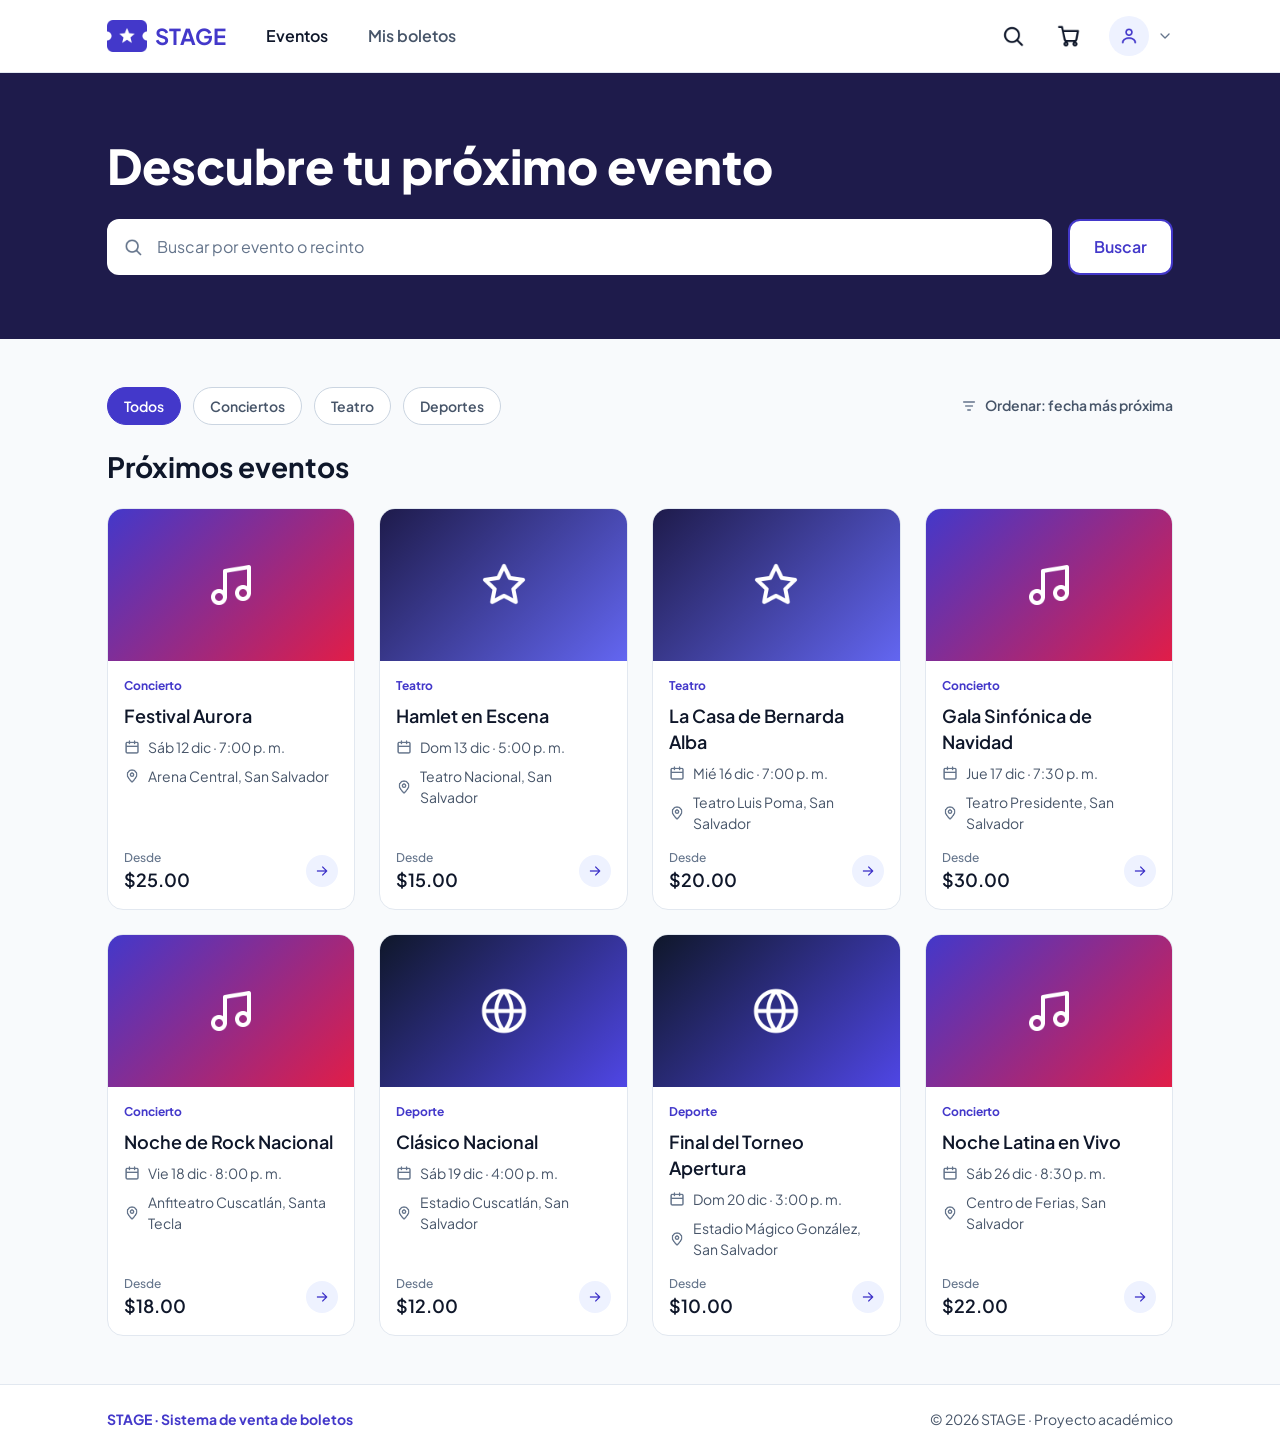
<file: index.html>
<!DOCTYPE html>
<html lang="es">
<head>
  <meta charset="UTF-8">
  <meta name="viewport" content="width=device-width, initial-scale=1.0">
  <title>Eventos · STAGE</title>
  <meta name="description" content="Descubre y compra boletos para conciertos, teatro y deportes con STAGE.">
  <link rel="icon" type="image/png" href="img/favicon.png">
  <link rel="preconnect" href="https://fonts.googleapis.com">
  <link rel="preconnect" href="https://fonts.gstatic.com" crossorigin>
  <link href="https://fonts.googleapis.com/css2?family=Plus+Jakarta+Sans:wght@400;500;600;700;800&amp;display=swap" rel="stylesheet">
  <link rel="stylesheet" href="css/style.css">
</head>
<body>
  <a class="skip-link" href="#contenido">Saltar al contenido</a>

  <header class="site-header">
    <div class="site-header__inner">
      <a class="logo" href="index.html" aria-label="STAGE, ir al inicio">
        <img class="logo__mark" src="img/logo.png" alt="Logotipo de STAGE" width="40" height="32">
        <span class="logo__name">STAGE</span>
      </a>

      <input class="menu-toggle" type="checkbox" id="menu-toggle" aria-label="Mostrar u ocultar el menú de navegación">
      <nav class="main-nav" aria-label="Navegación principal">
        <ul class="main-nav__list">
          <li><a class="main-nav__link is-current" href="index.html" aria-current="page">Eventos</a></li>
          <li><a class="main-nav__link" href="#">Mis boletos</a></li>
          <li class="main-nav__item--mobile"><a class="main-nav__link" href="#">Mi perfil</a></li>
        </ul>
      </nav>

      <div class="header-actions">
        <a class="header-actions__item header-actions__item--desktop" href="index.html#buscar">
          <img src="img/icon-search-dark.png" alt="Buscar eventos" width="24" height="24">
        </a>
        <a class="header-actions__item" href="#">
          <img src="img/icon-cart.png" alt="Carrito de compras" width="24" height="24">
        </a>
        <a class="user-menu" href="#" aria-label="Mi perfil">
          <span class="user-menu__avatar">
            <img src="img/icon-user.png" alt="Perfil de usuario" width="20" height="20">
          </span>
          <img class="user-menu__arrow" src="img/icon-chevron-down.png" alt="" width="16" height="16">
        </a>
        <label class="menu-button" for="menu-toggle">
          <img src="img/icon-menu.png" alt="Menú" width="24" height="24">
        </label>
      </div>
    </div>
  </header>

  <main class="page" id="contenido">
    <section class="hero" aria-labelledby="hero-title">
      <div class="hero__content">
        <h1 class="hero__title" id="hero-title">Descubre tu próximo evento</h1>
        <form class="search" id="buscar" role="search" action="#" method="get">
          <label class="visually-hidden" for="buscar-evento">Buscar por evento o recinto</label>
          <div class="search__field">
            <img src="img/icon-search.png" alt="Lupa de búsqueda" width="20" height="20">
            <input class="search__input" id="buscar-evento" name="q" type="search" placeholder="Buscar por evento o recinto">
          </div>
          <button class="btn btn--outline search__submit" type="submit">Buscar</button>
        </form>
      </div>
    </section>

    <section class="listing" aria-labelledby="listado-titulo">
      <div class="filters">
        <div class="chips" role="group" aria-label="Filtrar por categoría">
          <button class="chip is-active" type="button" aria-pressed="true">Todos</button>
          <button class="chip" type="button" aria-pressed="false">Conciertos</button>
          <button class="chip" type="button" aria-pressed="false">Teatro</button>
          <button class="chip" type="button" aria-pressed="false">Deportes</button>
        </div>
        <p class="filters__sort">
          <img src="img/icon-filter.png" alt="Ícono de filtros" width="16" height="16">
          Ordenar: fecha más próxima
        </p>
      </div>

      <h2 class="listing__title" id="listado-titulo">Próximos eventos</h2>

      <ul class="event-grid">
        <li>
          <article class="event-card">
            <div class="event-card__cover cover">
              <img src="img/icon-music.png" alt="Ícono de concierto" width="48" height="48">
            </div>
            <div class="event-card__body">
              <p class="category">Concierto</p>
              <h3 class="event-card__title"><a class="event-card__link" href="pages/detalle-evento.html">Festival Aurora</a></h3>
              <p class="meta">
                <img src="img/icon-calendar.png" alt="Fecha" width="16" height="16">
                <time datetime="2026-12-12T19:00">Sáb 12 dic · 7:00 p. m.</time>
              </p>
              <p class="meta">
                <img src="img/icon-pin.png" alt="Lugar" width="16" height="16">
                Arena Central, San Salvador
              </p>
              <div class="event-card__footer">
                <p class="price">
                  <span class="price__label">Desde</span>
                  <span class="price__amount">$25.00</span>
                </p>
                <span class="event-card__go">
                  <img src="img/icon-arrow-right.png" alt="Ver detalle del evento" width="16" height="16">
                </span>
              </div>
            </div>
          </article>
        </li>
        <li>
          <article class="event-card">
            <div class="event-card__cover cover cover--theater">
              <img src="img/icon-star.png" alt="Ícono de teatro" width="48" height="48">
            </div>
            <div class="event-card__body">
              <p class="category">Teatro</p>
              <h3 class="event-card__title"><a class="event-card__link" href="pages/detalle-evento.html">Hamlet en Escena</a></h3>
              <p class="meta">
                <img src="img/icon-calendar.png" alt="Fecha" width="16" height="16">
                <time datetime="2026-12-13T17:00">Dom 13 dic · 5:00 p. m.</time>
              </p>
              <p class="meta">
                <img src="img/icon-pin.png" alt="Lugar" width="16" height="16">
                Teatro Nacional, San Salvador
              </p>
              <div class="event-card__footer">
                <p class="price">
                  <span class="price__label">Desde</span>
                  <span class="price__amount">$15.00</span>
                </p>
                <span class="event-card__go">
                  <img src="img/icon-arrow-right.png" alt="Ver detalle del evento" width="16" height="16">
                </span>
              </div>
            </div>
          </article>
        </li>
        <li>
          <article class="event-card">
            <div class="event-card__cover cover cover--theater">
              <img src="img/icon-star.png" alt="Ícono de teatro" width="48" height="48">
            </div>
            <div class="event-card__body">
              <p class="category">Teatro</p>
              <h3 class="event-card__title"><a class="event-card__link" href="pages/detalle-evento.html">La Casa de Bernarda Alba</a></h3>
              <p class="meta">
                <img src="img/icon-calendar.png" alt="Fecha" width="16" height="16">
                <time datetime="2026-12-16T19:00">Mié 16 dic · 7:00 p. m.</time>
              </p>
              <p class="meta">
                <img src="img/icon-pin.png" alt="Lugar" width="16" height="16">
                Teatro Luis Poma, San Salvador
              </p>
              <div class="event-card__footer">
                <p class="price">
                  <span class="price__label">Desde</span>
                  <span class="price__amount">$20.00</span>
                </p>
                <span class="event-card__go">
                  <img src="img/icon-arrow-right.png" alt="Ver detalle del evento" width="16" height="16">
                </span>
              </div>
            </div>
          </article>
        </li>
        <li>
          <article class="event-card">
            <div class="event-card__cover cover">
              <img src="img/icon-music.png" alt="Ícono de concierto" width="48" height="48">
            </div>
            <div class="event-card__body">
              <p class="category">Concierto</p>
              <h3 class="event-card__title"><a class="event-card__link" href="pages/detalle-evento.html">Gala Sinfónica de Navidad</a></h3>
              <p class="meta">
                <img src="img/icon-calendar.png" alt="Fecha" width="16" height="16">
                <time datetime="2026-12-17T19:30">Jue 17 dic · 7:30 p. m.</time>
              </p>
              <p class="meta">
                <img src="img/icon-pin.png" alt="Lugar" width="16" height="16">
                Teatro Presidente, San Salvador
              </p>
              <div class="event-card__footer">
                <p class="price">
                  <span class="price__label">Desde</span>
                  <span class="price__amount">$30.00</span>
                </p>
                <span class="event-card__go">
                  <img src="img/icon-arrow-right.png" alt="Ver detalle del evento" width="16" height="16">
                </span>
              </div>
            </div>
          </article>
        </li>
        <li>
          <article class="event-card">
            <div class="event-card__cover cover">
              <img src="img/icon-music.png" alt="Ícono de concierto" width="48" height="48">
            </div>
            <div class="event-card__body">
              <p class="category">Concierto</p>
              <h3 class="event-card__title"><a class="event-card__link" href="pages/detalle-evento.html">Noche de Rock Nacional</a></h3>
              <p class="meta">
                <img src="img/icon-calendar.png" alt="Fecha" width="16" height="16">
                <time datetime="2026-12-18T20:00">Vie 18 dic · 8:00 p. m.</time>
              </p>
              <p class="meta">
                <img src="img/icon-pin.png" alt="Lugar" width="16" height="16">
                Anfiteatro Cuscatlán, Santa Tecla
              </p>
              <div class="event-card__footer">
                <p class="price">
                  <span class="price__label">Desde</span>
                  <span class="price__amount">$18.00</span>
                </p>
                <span class="event-card__go">
                  <img src="img/icon-arrow-right.png" alt="Ver detalle del evento" width="16" height="16">
                </span>
              </div>
            </div>
          </article>
        </li>
        <li>
          <article class="event-card">
            <div class="event-card__cover cover cover--sport">
              <img src="img/icon-ball.png" alt="Ícono de deporte" width="48" height="48">
            </div>
            <div class="event-card__body">
              <p class="category">Deporte</p>
              <h3 class="event-card__title"><a class="event-card__link" href="pages/detalle-evento.html">Clásico Nacional</a></h3>
              <p class="meta">
                <img src="img/icon-calendar.png" alt="Fecha" width="16" height="16">
                <time datetime="2026-12-19T16:00">Sáb 19 dic · 4:00 p. m.</time>
              </p>
              <p class="meta">
                <img src="img/icon-pin.png" alt="Lugar" width="16" height="16">
                Estadio Cuscatlán, San Salvador
              </p>
              <div class="event-card__footer">
                <p class="price">
                  <span class="price__label">Desde</span>
                  <span class="price__amount">$12.00</span>
                </p>
                <span class="event-card__go">
                  <img src="img/icon-arrow-right.png" alt="Ver detalle del evento" width="16" height="16">
                </span>
              </div>
            </div>
          </article>
        </li>
        <li>
          <article class="event-card">
            <div class="event-card__cover cover cover--sport">
              <img src="img/icon-ball.png" alt="Ícono de deporte" width="48" height="48">
            </div>
            <div class="event-card__body">
              <p class="category">Deporte</p>
              <h3 class="event-card__title"><a class="event-card__link" href="pages/detalle-evento.html">Final del Torneo Apertura</a></h3>
              <p class="meta">
                <img src="img/icon-calendar.png" alt="Fecha" width="16" height="16">
                <time datetime="2026-12-20T15:00">Dom 20 dic · 3:00 p. m.</time>
              </p>
              <p class="meta">
                <img src="img/icon-pin.png" alt="Lugar" width="16" height="16">
                Estadio Mágico González, San Salvador
              </p>
              <div class="event-card__footer">
                <p class="price">
                  <span class="price__label">Desde</span>
                  <span class="price__amount">$10.00</span>
                </p>
                <span class="event-card__go">
                  <img src="img/icon-arrow-right.png" alt="Ver detalle del evento" width="16" height="16">
                </span>
              </div>
            </div>
          </article>
        </li>
        <li>
          <article class="event-card">
            <div class="event-card__cover cover">
              <img src="img/icon-music.png" alt="Ícono de concierto" width="48" height="48">
            </div>
            <div class="event-card__body">
              <p class="category">Concierto</p>
              <h3 class="event-card__title"><a class="event-card__link" href="pages/detalle-evento.html">Noche Latina en Vivo</a></h3>
              <p class="meta">
                <img src="img/icon-calendar.png" alt="Fecha" width="16" height="16">
                <time datetime="2026-12-26T20:30">Sáb 26 dic · 8:30 p. m.</time>
              </p>
              <p class="meta">
                <img src="img/icon-pin.png" alt="Lugar" width="16" height="16">
                Centro de Ferias, San Salvador
              </p>
              <div class="event-card__footer">
                <p class="price">
                  <span class="price__label">Desde</span>
                  <span class="price__amount">$22.00</span>
                </p>
                <span class="event-card__go">
                  <img src="img/icon-arrow-right.png" alt="Ver detalle del evento" width="16" height="16">
                </span>
              </div>
            </div>
          </article>
        </li>
      </ul>
    </section>
  </main>

  <footer class="site-footer">
    <div class="site-footer__inner">
      <p class="site-footer__brand">STAGE · Sistema de venta de boletos</p>
      <p>© 2026 STAGE · Proyecto académico</p>
    </div>
  </footer>
</body>
</html>
</file>
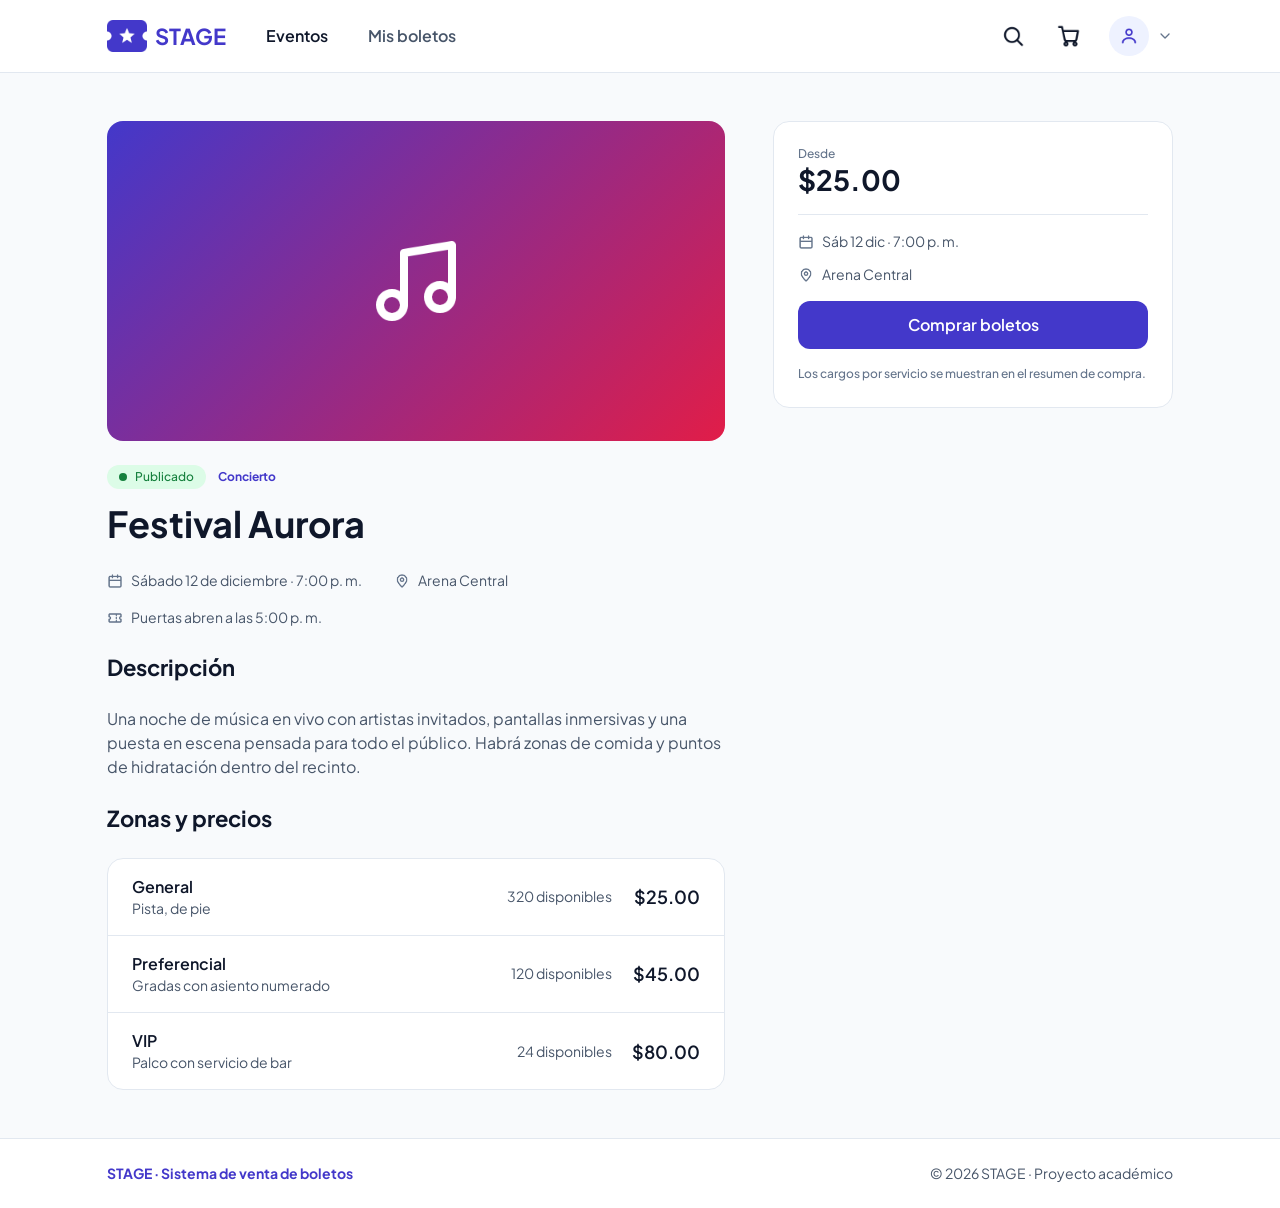
<file: pages/detalle-evento.html>
<!DOCTYPE html>
<html lang="es">
<head>
  <meta charset="UTF-8">
  <meta name="viewport" content="width=device-width, initial-scale=1.0">
  <title>Festival Aurora · STAGE</title>
  <meta name="description" content="Detalle del evento Festival Aurora: fecha, recinto, zonas y precios de boletos.">
  <link rel="icon" type="image/png" href="../img/favicon.png">
  <link rel="preconnect" href="https://fonts.googleapis.com">
  <link rel="preconnect" href="https://fonts.gstatic.com" crossorigin>
  <link href="https://fonts.googleapis.com/css2?family=Plus+Jakarta+Sans:wght@400;500;600;700;800&amp;display=swap" rel="stylesheet">
  <link rel="stylesheet" href="../css/style.css">
</head>
<body>
  <a class="skip-link" href="#contenido">Saltar al contenido</a>

  <header class="site-header">
    <div class="site-header__inner">
      <a class="logo" href="../index.html" aria-label="STAGE, ir al inicio">
        <img class="logo__mark" src="../img/logo.png" alt="Logotipo de STAGE" width="40" height="32">
        <span class="logo__name">STAGE</span>
      </a>

      <input class="menu-toggle" type="checkbox" id="menu-toggle" aria-label="Mostrar u ocultar el menú de navegación">
      <nav class="main-nav" aria-label="Navegación principal">
        <ul class="main-nav__list">
          <li><a class="main-nav__link is-current" href="../index.html">Eventos</a></li>
          <li><a class="main-nav__link" href="#">Mis boletos</a></li>
          <li class="main-nav__item--mobile"><a class="main-nav__link" href="#">Mi perfil</a></li>
        </ul>
      </nav>

      <div class="header-actions">
        <a class="header-actions__item header-actions__item--desktop" href="../index.html#buscar">
          <img src="../img/icon-search-dark.png" alt="Buscar eventos" width="24" height="24">
        </a>
        <a class="header-actions__item" href="#">
          <img src="../img/icon-cart.png" alt="Carrito de compras" width="24" height="24">
        </a>
        <a class="user-menu" href="#" aria-label="Mi perfil">
          <span class="user-menu__avatar">
            <img src="../img/icon-user.png" alt="Perfil de usuario" width="20" height="20">
          </span>
          <img class="user-menu__arrow" src="../img/icon-chevron-down.png" alt="" width="16" height="16">
        </a>
        <label class="menu-button" for="menu-toggle">
          <img src="../img/icon-menu.png" alt="Menú" width="24" height="24">
        </label>
      </div>
    </div>
  </header>

  <main class="page" id="contenido">
    <div class="detail">
      <article class="event-info" aria-labelledby="evento-titulo">
        <div class="event-cover cover">
          <img src="../img/icon-music.png" alt="Ícono de concierto" width="96" height="96">
        </div>

        <header class="event-heading">
          <p class="event-heading__tags">
            <span class="badge badge--success">Publicado</span>
            <span class="category">Concierto</span>
          </p>
          <h1 class="event-title" id="evento-titulo">Festival Aurora</h1>
        </header>

        <ul class="event-data" aria-label="Datos del evento">
          <li class="meta">
            <img src="../img/icon-calendar.png" alt="Fecha" width="16" height="16">
            <time datetime="2026-12-12T19:00">Sábado 12 de diciembre · 7:00 p. m.</time>
          </li>
          <li class="meta">
            <img src="../img/icon-pin.png" alt="Lugar" width="16" height="16">
            Arena Central
          </li>
          <li class="meta">
            <img src="../img/icon-ticket.png" alt="Boleto" width="16" height="16">
            Puertas abren a las 5:00 p. m.
          </li>
        </ul>

        <section class="event-section" aria-labelledby="descripcion-titulo">
          <h2 class="event-section__title" id="descripcion-titulo">Descripción</h2>
          <p class="event-section__text">
            Una noche de música en vivo con artistas invitados, pantallas inmersivas y una puesta en escena
            pensada para todo el público. Habrá zonas de comida y puntos de hidratación dentro del recinto.
          </p>
        </section>

        <section class="event-section" aria-labelledby="zonas-titulo">
          <h2 class="event-section__title" id="zonas-titulo">Zonas y precios</h2>
          <ul class="zones">
            <li class="zone">
              <div class="zone__info">
                <h3 class="zone__name">General</h3>
                <p class="zone__desc">Pista, de pie</p>
              </div>
              <p class="zone__stock">320 disponibles</p>
              <p class="zone__price">$25.00</p>
            </li>
            <li class="zone">
              <div class="zone__info">
                <h3 class="zone__name">Preferencial</h3>
                <p class="zone__desc">Gradas con asiento numerado</p>
              </div>
              <p class="zone__stock">120 disponibles</p>
              <p class="zone__price">$45.00</p>
            </li>
            <li class="zone">
              <div class="zone__info">
                <h3 class="zone__name">VIP</h3>
                <p class="zone__desc">Palco con servicio de bar</p>
              </div>
              <p class="zone__stock">24 disponibles</p>
              <p class="zone__price">$80.00</p>
            </li>
          </ul>
        </section>
      </article>

      <aside class="purchase" aria-labelledby="compra-titulo">
        <h2 class="visually-hidden" id="compra-titulo">Resumen de compra</h2>
        <p class="price">
          <span class="price__label">Desde</span>
          <span class="price__amount">$25.00</span>
        </p>
        <div class="purchase__extra">
          <p class="meta">
            <img src="../img/icon-calendar.png" alt="Fecha" width="16" height="16">
            Sáb 12 dic · 7:00 p. m.
          </p>
          <p class="meta">
            <img src="../img/icon-pin.png" alt="Lugar" width="16" height="16">
            Arena Central
          </p>
        </div>
        <a class="btn btn--primary" href="#">Comprar boletos</a>
        <p class="purchase__note">Los cargos por servicio se muestran en el resumen de compra.</p>
      </aside>
    </div>
  </main>

  <footer class="site-footer">
    <div class="site-footer__inner">
      <p class="site-footer__brand">STAGE · Sistema de venta de boletos</p>
      <p>© 2026 STAGE · Proyecto académico</p>
    </div>
  </footer>
</body>
</html>
</file>
<file: css/style.css>
/* variables */
:root {
  --indigo-50: #eef2ff;
  --indigo-500: #6366f1;
  --indigo-600: #4f46e5;
  --indigo-700: #4338ca;
  --indigo-800: #3730a3;
  --indigo-950: #1e1b4b;
  --rose-600: #e11d48;
  --gray-0: #ffffff;
  --gray-50: #f8fafc;
  --gray-200: #e2e8f0;
  --gray-300: #cbd5e1;
  --gray-500: #64748b;
  --gray-600: #475569;
  --gray-900: #0f172a;
  --green-100: #dcfce7;
  --green-700: #15803d;

  --bg-page: var(--gray-50);
  --bg-surface: var(--gray-0);
  --bg-brand: var(--indigo-700);
  --bg-brand-hover: var(--indigo-800);
  --bg-brand-subtle: var(--indigo-50);
  --bg-inverse: var(--indigo-950);
  --bg-success-subtle: var(--green-100);
  --text-primary: var(--gray-900);
  --text-secondary: var(--gray-600);
  --text-muted: var(--gray-500);
  --text-on-brand: var(--gray-0);
  --text-brand: var(--indigo-700);
  --text-success: var(--green-700);
  --border-default: var(--gray-200);
  --border-strong: var(--gray-300);
  --border-brand: var(--indigo-700);

  --space-1: 0.25rem;
  --space-2: 0.5rem;
  --space-3: 0.75rem;
  --space-4: 1rem;
  --space-6: 1.5rem;
  --space-8: 2rem;
  --space-10: 2.5rem;
  --space-12: 3rem;
  --space-16: 4rem;

  --radius-md: 0.75rem;
  --radius-lg: 1rem;
  --radius-full: 999px;
  --shadow-sm: 0 1px 2px rgb(15 23 42 / 0.06);
  --shadow-md: 0 6px 16px rgb(15 23 42 / 0.1);

  --font-sans: "Plus Jakarta Sans", system-ui, -apple-system, "Segoe UI", Roboto, sans-serif;

  --content-max: 75rem;
  --gutter: 1rem;
  --flow-gap: 1rem;
  --header-height: 4rem;
}

/* reset */
*,
  *::before,
  *::after {
  box-sizing: border-box;
}

* {
  margin: 0;
}

html {
  -webkit-text-size-adjust: 100%;
}

body {
  display: flex;
  flex-direction: column;
  min-height: 100vh;
  font-family: var(--font-sans);
  font-size: 1rem;
  line-height: 1.5;
  color: var(--text-primary);
  background-color: var(--bg-page);
}

img {
  display: block;
  max-width: 100%;
  height: auto;
}

:where(ul[class], ol[class]) {
  padding: 0;
  list-style: none;
}

a {
  color: inherit;
  text-decoration: none;
}

button,
  input {
  font: inherit;
  color: inherit;
}

button {
  cursor: pointer;
}

:focus-visible {
  outline: 2px solid var(--indigo-500);
  outline-offset: 2px;
}

/* utilidades */
.visually-hidden {
  position: absolute;
  width: 1px;
  height: 1px;
  margin: -1px;
  padding: 0;
  overflow: hidden;
  clip: rect(0 0 0 0);
  white-space: nowrap;
  border: 0;
}

.skip-link {
  position: absolute;
  top: var(--space-2);
  left: var(--space-2);
  z-index: 100;
  padding: var(--space-2) var(--space-4);
  color: var(--text-on-brand);
  background-color: var(--bg-brand);
  border-radius: var(--radius-md);
  transform: translateY(-200%);
}

.skip-link:focus {
  transform: translateY(0);
}

/* botones y etiquetas */
.btn {
  display: inline-flex;
  align-items: center;
  justify-content: center;
  gap: var(--space-2);
  min-height: 3rem;
  padding-inline: var(--space-6);
  font-weight: 600;
  border: 2px solid transparent;
  border-radius: var(--radius-md);
  transition: background-color 0.2s, color 0.2s;
}

.btn--primary {
  color: var(--text-on-brand);
  background-color: var(--bg-brand);
}

.btn--primary:hover {
  background-color: var(--bg-brand-hover);
}

.btn--outline {
  color: var(--text-brand);
  background-color: var(--bg-surface);
  border-color: var(--border-brand);
}

.btn--outline:hover {
  background-color: var(--bg-brand-subtle);
}

.badge {
  display: inline-flex;
  align-items: center;
  gap: var(--space-2);
  padding: var(--space-1) var(--space-3);
  font-size: 0.75rem;
  font-weight: 500;
  line-height: 1rem;
  border-radius: var(--radius-full);
}

.badge::before {
  content: "";
  width: 0.5rem;
  height: 0.5rem;
  background-color: currentcolor;
  border-radius: 50%;
}

.badge--success {
  color: var(--text-success);
  background-color: var(--bg-success-subtle);
}

.category {
  font-size: 0.75rem;
  font-weight: 700;
  color: var(--text-brand);
}

.meta {
  display: flex;
  align-items: center;
  gap: var(--space-2);
  font-size: 0.875rem;
  color: var(--text-secondary);
}

.meta img {
  flex: none;
  width: 1rem;
  height: 1rem;
}

.price {
  display: flex;
  flex-direction: column;
}

.price__label {
  font-size: 0.75rem;
  font-weight: 500;
  line-height: 1rem;
  color: var(--text-muted);
}

.price__amount {
  font-size: 1.125rem;
  font-weight: 600;
  line-height: 1.5;
}

/* grid de pagina */
.page {
  display: grid;
  flex: 1;
  grid-template-columns:
    [full-start] minmax(var(--gutter), 1fr)
    [content-start] minmax(0, var(--content-max))
    [content-end] minmax(var(--gutter), 1fr)
    [full-end];
  align-content: start;
}

.page > *,
  .listing > * {
  grid-column: content;
}

/* header y menu */
.site-header {
  position: sticky;
  top: 0;
  z-index: 20;
  background-color: var(--bg-surface);
  border-bottom: 1px solid var(--border-default);
}

.site-header__inner {
  display: flex;
  align-items: center;
  justify-content: space-between;
  gap: var(--space-10);
  width: min(100% - 2 * var(--gutter), var(--content-max));
  min-height: var(--header-height);
  margin-inline: auto;
}

.logo {
  display: flex;
  align-items: center;
  gap: var(--space-2);
}

.logo__mark {
  width: 2.5rem;
  height: 2rem;
}

.logo__name {
  font-size: 1.375rem;
  font-weight: 700;
  color: var(--text-brand);
}

/* menu hamburgesa sin js */
.menu-toggle {
  position: absolute;
  opacity: 0;
  pointer-events: none;
}

.main-nav {
  display: none;
  position: absolute;
  top: 100%;
  right: 0;
  left: 0;
  background-color: var(--bg-surface);
  border-bottom: 1px solid var(--border-default);
  box-shadow: var(--shadow-md);
}

.menu-toggle:checked ~ .main-nav {
  display: block;
}

.main-nav__list {
  display: flex;
  flex-direction: column;
}

.main-nav__link {
  display: block;
  padding: var(--space-4) var(--gutter);
  font-weight: 600;
  color: var(--text-secondary);
}

.main-nav__link:hover,
  .main-nav__link.is-current {
  color: var(--text-primary);
}

.header-actions {
  display: flex;
  align-items: center;
  gap: var(--space-4);
}

.header-actions__item {
  display: flex;
  padding: var(--space-1);
}

.header-actions__item img,
  .menu-button img {
  width: 1.5rem;
  height: 1.5rem;
}

.menu-button {
  display: flex;
  padding: var(--space-1);
  border-radius: var(--radius-md);
  cursor: pointer;
}

.menu-toggle:focus-visible ~ .header-actions .menu-button {
  outline: 2px solid var(--indigo-500);
  outline-offset: 2px;
}

.header-actions__item--desktop,
  .user-menu {
  display: none;
}

.user-menu {
  align-items: center;
  gap: var(--space-2);
}

.user-menu__avatar {
  display: grid;
  place-items: center;
  width: 2.5rem;
  height: 2.5rem;
  background-color: var(--bg-brand-subtle);
  border-radius: 50%;
}

.user-menu__avatar img {
  width: 1.25rem;
  height: 1.25rem;
}

.user-menu__arrow {
  width: 1rem;
  height: 1rem;
}

/* footer */
.site-footer {
  margin-top: auto;
  color: var(--text-secondary);
  background-color: var(--bg-surface);
  border-top: 1px solid var(--border-default);
}

.site-footer__inner {
  display: flex;
  flex-direction: column;
  gap: var(--space-4);
  width: min(100% - 2 * var(--gutter), var(--content-max));
  padding-block: var(--space-6);
  margin-inline: auto;
  font-size: 0.875rem;
}

.site-footer__brand {
  font-weight: 700;
  color: var(--text-brand);
}

/* hero y buscador */
.listing {
  display: contents;
}

.listing__title {
  order: 1;
  margin-top: var(--flow-gap);
  font-size: 2.25rem;
  font-weight: 700;
  line-height: 1.25;
}

.hero {
  display: grid;
  grid-column: full;
  grid-template-columns: subgrid;
  order: 2;
  padding-block: var(--flow-gap);
}

.hero__content {
  display: flex;
  flex-direction: column;
  grid-column: content;
  gap: var(--flow-gap);
}

/* h1 oculto en tablet y movil */
.hero__title {
  position: absolute;
  width: 1px;
  height: 1px;
  margin: -1px;
  overflow: hidden;
  clip: rect(0 0 0 0);
  white-space: nowrap;
}

.search {
  display: flex;
  gap: var(--space-4);
}

.search__field {
  display: flex;
  flex: 1;
  align-items: center;
  gap: var(--space-3);
  min-height: 3rem;
  padding-inline: var(--space-4);
  background-color: var(--bg-surface);
  border: 1px solid var(--border-strong);
  border-radius: var(--radius-md);
}

.search__field:focus-within {
  border-color: var(--border-brand);
  box-shadow: 0 0 0 3px var(--bg-brand-subtle);
}

.search__field img {
  flex: none;
  width: 1.25rem;
  height: 1.25rem;
}

.search__input {
  flex: 1;
  min-width: 0;
  background: none;
  border: 0;
  outline: 0;
}

.search__input::placeholder {
  color: var(--text-muted);
}

.search__submit {
  display: none;
}

/* filtros */
.filters {
  display: flex;
  align-items: center;
  justify-content: space-between;
  gap: var(--space-4);
  order: 3;
  margin-bottom: var(--flow-gap);
}

.chips {
  display: flex;
  flex-wrap: wrap;
  gap: var(--space-2);
}

.chip {
  padding: var(--space-2) var(--space-4);
  font-size: 0.875rem;
  font-weight: 600;
  line-height: 1.25rem;
  color: var(--text-secondary);
  background-color: var(--bg-surface);
  border: 1px solid var(--border-strong);
  border-radius: var(--radius-full);
  transition: background-color 0.2s, color 0.2s;
}

.chip:hover {
  background-color: var(--bg-brand-subtle);
}

.chip.is-active {
  color: var(--text-on-brand);
  background-color: var(--bg-brand);
  border-color: var(--border-brand);
}

.filters__sort {
  display: none;
  align-items: center;
  gap: var(--space-2);
  font-size: 0.875rem;
  font-weight: 600;
  color: var(--text-secondary);
}

.filters__sort img {
  width: 1rem;
  height: 1rem;
}

/* tarjetas de evento */
.event-grid {
  display: grid;
  grid-template-columns: 1fr;
  gap: var(--flow-gap);
  order: 4;
  padding-bottom: var(--space-8);
}

.event-card {
  position: relative;
  display: flex;
  flex-direction: column;
  height: 100%;
  overflow: hidden;
  background-color: var(--bg-surface);
  border: 1px solid var(--border-default);
  border-radius: var(--radius-lg);
  transition: box-shadow 0.2s, transform 0.2s;
}

.event-card:hover,
  .event-card:focus-within {
  box-shadow: var(--shadow-md);
  transform: translateY(-2px);
}

/* portadas con degrado */
.cover {
  display: grid;
  place-items: center;
  background: linear-gradient(135deg, var(--indigo-700), var(--rose-600));
}

.cover--theater {
  background: linear-gradient(135deg, var(--indigo-950), var(--indigo-500));
}

.cover--sport {
  background: linear-gradient(135deg, var(--gray-900), var(--indigo-600));
}

.event-card__cover {
  height: 9.5rem;
}

.event-card__cover img {
  width: 3rem;
  height: 3rem;
}

.event-card__body {
  display: flex;
  flex: 1;
  flex-direction: column;
  gap: var(--space-2);
  padding: var(--space-4);
}

.event-card__title {
  font-size: 1.125rem;
  font-weight: 600;
  line-height: 1.45;
}

/* el link cubre toda la tarjeta */
.event-card__link::after {
  content: "";
  position: absolute;
  inset: 0;
}

.event-card__footer {
  display: flex;
  align-items: center;
  justify-content: space-between;
  margin-top: auto;
  padding-top: var(--space-2);
}

.event-card__go {
  display: grid;
  place-items: center;
  width: 2rem;
  height: 2rem;
  background-color: var(--bg-brand-subtle);
  border-radius: var(--radius-full);
}

.event-card__go img {
  width: 1rem;
  height: 1rem;
}

/* detalle del evento */
.detail {
  display: grid;
  grid-template-columns: minmax(0, 1fr);
  gap: var(--flow-gap);
  padding-block: var(--flow-gap) var(--space-8);
}

.event-info {
  display: flex;
  flex-direction: column;
  gap: var(--flow-gap);
}

.event-cover {
  height: 12.5rem;
  border-radius: var(--radius-lg);
}

.event-cover img {
  width: 4rem;
  height: 4rem;
}

.event-heading {
  display: flex;
  flex-direction: column;
  gap: var(--space-2);
}

.event-heading__tags {
  display: flex;
  align-items: center;
  gap: var(--space-3);
}

.event-title {
  font-size: 2.25rem;
  font-weight: 700;
  line-height: 1.25;
}

.event-data {
  display: flex;
  flex-wrap: wrap;
  gap: var(--space-4) var(--space-8);
}

.event-section {
  display: flex;
  flex-direction: column;
  gap: var(--flow-gap);
}

.event-section__title {
  font-size: 1.125rem;
  font-weight: 600;
  line-height: 1.45;
}

.event-section__text {
  color: var(--text-secondary);
}

/* zonas y compra */
.zones {
  overflow: hidden;
  background-color: var(--bg-surface);
  border: 1px solid var(--border-default);
  border-radius: var(--radius-lg);
}

.zone {
  display: grid;
  grid-template-columns: 1fr auto;
  grid-template-areas:
    "info price"
    "stock price";
  align-items: center;
  column-gap: var(--space-3);
  padding: var(--space-3) var(--space-4);
  border-bottom: 1px solid var(--border-default);
}

.zone:last-child {
  border-bottom: 0;
}

.zone__info {
  grid-area: info;
}

.zone__name {
  font-size: 0.875rem;
  font-weight: 600;
  line-height: 1.45;
}

.zone__desc {
  display: none;
  font-size: 0.875rem;
  color: var(--text-secondary);
}

.zone__stock {
  grid-area: stock;
  font-size: 0.75rem;
  font-weight: 500;
  color: var(--text-secondary);
}

.zone__price {
  grid-area: price;
  font-size: 1.125rem;
  font-weight: 600;
}

/* barra de compra */
.purchase {
  display: flex;
  align-items: center;
  justify-content: space-between;
  gap: var(--space-4);
  padding: var(--space-4);
  background-color: var(--bg-surface);
  border: 1px solid var(--border-default);
  border-radius: var(--radius-lg);
}

.purchase .price__amount {
  font-size: 1.375rem;
  font-weight: 700;
  line-height: 1.4;
}

.purchase__extra,
  .purchase__note {
  display: none;
}

.purchase__extra {
  flex-direction: column;
  gap: var(--space-3);
  padding-top: var(--space-4);
  border-top: 1px solid var(--border-default);
}

.purchase__note {
  font-size: 0.75rem;
  font-weight: 500;
  color: var(--text-muted);
}

/* desktop */
@media (min-width: 1024px) {
  :root {
    --gutter: clamp(1.5rem, 8.33vw, 7.5rem);
    --header-height: 4.5rem;
  }

  /* header en linea */
  .site-header__inner {
    justify-content: flex-start;
  }

  .main-nav {
    display: block;
    position: static;
    margin-right: auto;
    background: none;
    border: 0;
    box-shadow: none;
  }

  .main-nav__list {
    flex-direction: row;
    gap: var(--space-10);
  }

  .main-nav__link {
    padding: 0;
  }

  .header-actions {
    gap: var(--space-6);
  }

  .header-actions__item--desktop {
    display: flex;
  }

  .user-menu {
    display: flex;
  }

  .menu-button {
    display: none;
  }

  .main-nav__item--mobile {
    display: none;
  }

  /* hero oscuro */
  .hero {
    order: 1;
    padding-block: var(--space-16);
    background-color: var(--bg-inverse);
  }

  .hero__content {
    gap: var(--space-6);
  }

  .hero__title {
    position: static;
    width: auto;
    height: auto;
    margin: 0;
    overflow: visible;
    clip: auto;
    white-space: normal;
    font-size: 3rem;
    font-weight: 800;
    line-height: 1.2;
    color: var(--text-on-brand);
  }

  .search__field {
    min-height: 3.5rem;
    border: 0;
  }

  .search__submit {
    display: inline-flex;
  }

  /* filtros arriba del titulo */
  .filters {
    order: 2;
    margin-block: var(--space-12) var(--space-6);
  }

  .chips {
    gap: var(--space-3);
  }

  .filters__sort {
    display: flex;
  }

  .listing__title {
    order: 3;
    margin: 0 0 var(--space-6);
    font-size: 1.75rem;
  }

  /* 4 columnas */
  .event-grid {
    grid-template-columns: repeat(4, 1fr);
    gap: var(--space-6);
    padding-bottom: var(--space-12);
  }

  /* detalle a dos columnas */
  .detail {
    grid-template-columns: minmax(0, 1fr) 25rem;
    gap: var(--space-12);
    padding-block: var(--space-12);
  }

  .event-info {
    gap: var(--space-6);
  }

  .event-section {
    gap: var(--space-6);
  }

  .event-cover {
    height: 20rem;
  }

  .event-cover img {
    width: 6rem;
    height: 6rem;
  }

  .event-heading {
    gap: var(--space-3);
  }

  .event-section__title {
    font-size: 1.375rem;
    font-weight: 700;
    line-height: 1.4;
  }

  /* zonas y compra lateral */
  .zone {
    grid-template-columns: 1fr 7.5rem 4.5rem;
    grid-template-areas: "info stock price";
    column-gap: var(--space-4);
    padding: var(--space-4) var(--space-6);
  }

  .zone__name {
    font-size: 1rem;
  }

  .zone__desc {
    display: block;
  }

  .zone__stock {
    font-size: 0.875rem;
    font-weight: 400;
    text-align: right;
  }

  .zone__price {
    text-align: right;
  }

  .purchase {
    position: sticky;
    top: calc(var(--header-height) + var(--space-6));
    flex-direction: column;
    align-items: stretch;
    align-self: start;
    justify-content: flex-start;
    padding: var(--space-6);
  }

  .purchase .price__amount {
    font-size: 1.75rem;
    line-height: 1.3;
  }

  .purchase__extra {
    display: flex;
  }

  .purchase__note {
    display: block;
  }

  /* footer en fila */
  .site-footer__inner {
    flex-direction: row;
    align-items: center;
    justify-content: space-between;
  }
}

/* tablet */
@media (min-width: 768px) and (max-width: 1023px) {
  /* listado a 2 columnas */
  :root {
    --gutter: 2rem;
    --flow-gap: 1.5rem;
  }

  .event-grid {
    grid-template-columns: repeat(2, 1fr);
  }

  /* detalle tablet */
  .event-cover {
    height: 17.5rem;
  }

  .event-cover img {
    width: 5rem;
    height: 5rem;
  }

  .event-data {
    column-gap: var(--space-6);
  }

  .zone {
    padding: var(--space-4) var(--space-6);
  }

  .zone__name {
    font-size: 1rem;
  }

  .zone__stock {
    font-size: 0.875rem;
    font-weight: 400;
  }

  .purchase {
    padding: var(--space-6);
  }

  .purchase .price__amount {
    font-size: 1.75rem;
    line-height: 1.3;
  }

  .purchase .btn {
    min-width: 11.25rem;
  }
}

/* mobile */
@media (max-width: 767px) {
  /* listado en movil */
  .listing__title {
    font-size: 1.75rem;
    line-height: 1.3;
  }

  .chips {
    gap: var(--space-2);
  }

  .chip {
    padding-inline: var(--space-3);
  }

  /* barra de compra fija */
  .event-title {
    font-size: 2rem;
  }

  .purchase {
    position: sticky;
    bottom: var(--space-4);
    z-index: 10;
    box-shadow: var(--shadow-md);
  }

  .purchase .btn {
    flex: 1;
    max-width: 11.25rem;
    padding-inline: var(--space-4);
  }
}
</file>
